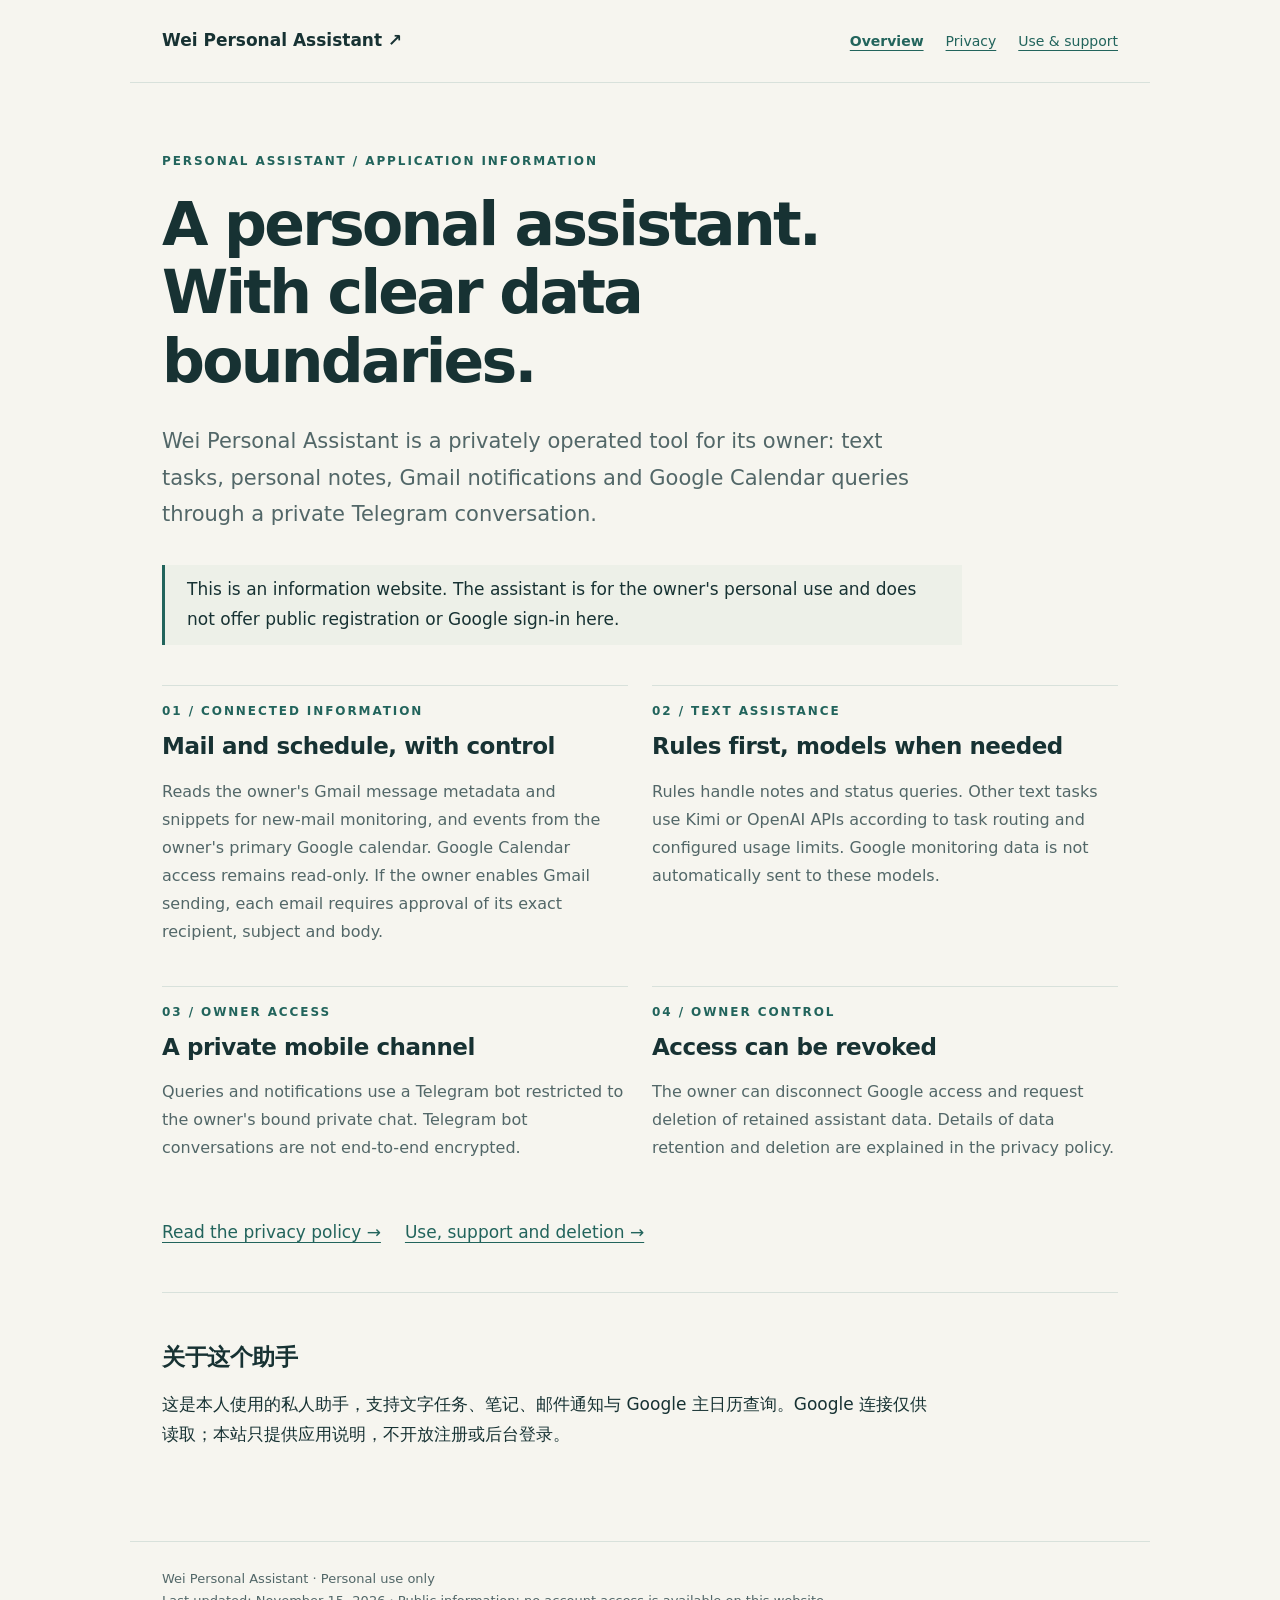
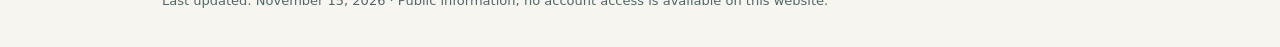
<file: index.html>
<!doctype html>
<html lang="en"><head><meta charset="utf-8"><meta name="viewport" content="width=device-width,initial-scale=1"><meta name="description" content="Wei Personal Assistant: personal-use assistant and Google data practices."><title>Overview · Wei Personal Assistant</title><link rel="stylesheet" href="style.css"></head><body><a href="#main" class="skip">Skip to content</a><header><a class="brand" href="index.html">Wei Personal Assistant<span aria-hidden="true"> ↗</span></a><nav aria-label="Main navigation"><a href="index.html" aria-current="page">Overview</a><a href="privacy.html">Privacy</a><a href="terms.html">Use & support</a></nav></header><main id="main"><div class="eyebrow">Personal assistant / Application information</div><h1>A personal assistant.<br>With clear data boundaries.</h1><p class="lead">Wei Personal Assistant is a privately operated tool for its owner: text tasks, personal notes, Gmail notifications and Google Calendar queries through a private Telegram conversation.</p><div class="note">This is an information website. The assistant is for the owner's personal use and does not offer public registration or Google sign-in here.</div><div class="features"><section><div class="eyebrow">01 / Connected information</div><h2>Mail and schedule, with control</h2><p>Reads the owner's Gmail message metadata and snippets for new-mail monitoring, and events from the owner's primary Google calendar. Google Calendar access remains read-only. If the owner enables Gmail sending, each email requires approval of its exact recipient, subject and body.</p></section><section><div class="eyebrow">02 / Text assistance</div><h2>Rules first, models when needed</h2><p>Rules handle notes and status queries. Other text tasks use Kimi or OpenAI APIs according to task routing and configured usage limits. Google monitoring data is not automatically sent to these models.</p></section><section><div class="eyebrow">03 / Owner access</div><h2>A private mobile channel</h2><p>Queries and notifications use a Telegram bot restricted to the owner's bound private chat. Telegram bot conversations are not end-to-end encrypted.</p></section><section><div class="eyebrow">04 / Owner control</div><h2>Access can be revoked</h2><p>The owner can disconnect Google access and request deletion of retained assistant data. Details of data retention and deletion are explained in the privacy policy.</p></section></div><div class="links"><a href="privacy.html">Read the privacy policy →</a><a href="terms.html">Use, support and deletion →</a></div><section class="zh" lang="zh-CN"><h2>关于这个助手</h2><p>这是本人使用的私人助手，支持文字任务、笔记、邮件通知与 Google 主日历查询。Google 连接仅供读取；本站只提供应用说明，不开放注册或后台登录。</p></section></main><footer>Wei Personal Assistant · Personal use only<br>Last updated: November 15, 2026 · Public information; no account access is available on this website.</footer></body></html>
</file>
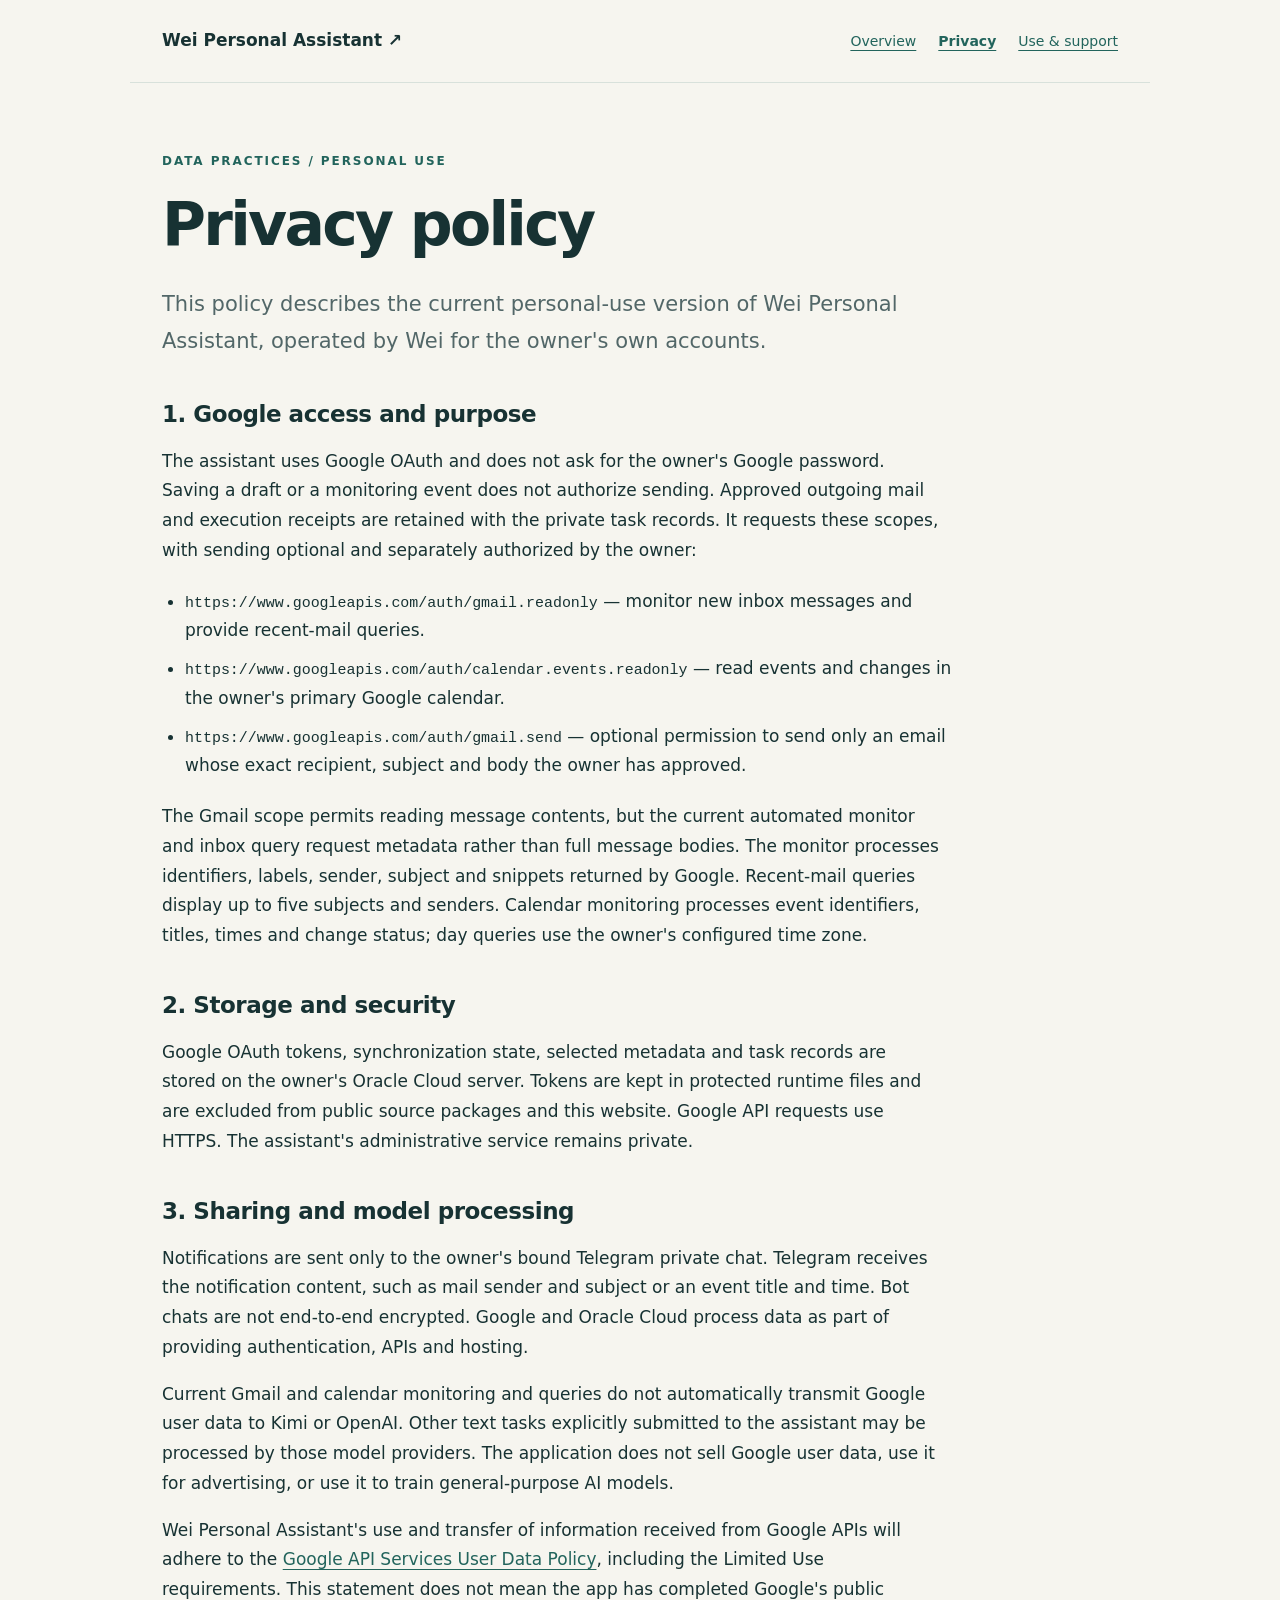
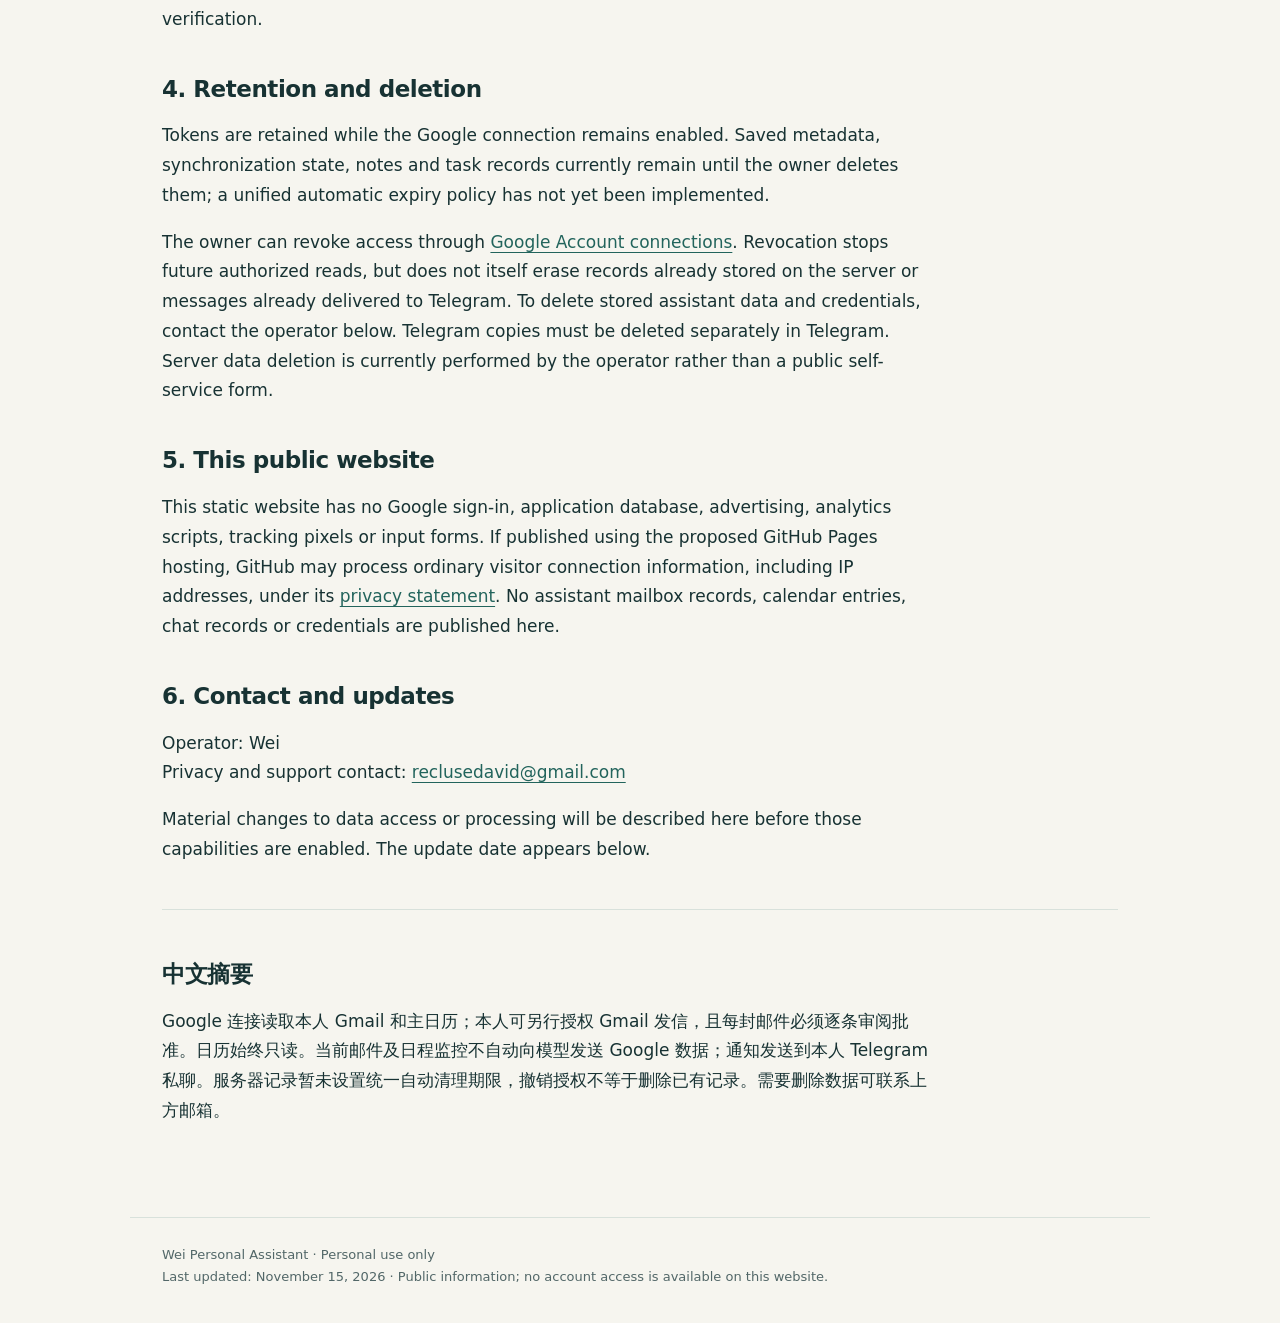
<file: privacy.html>
<!doctype html>
<html lang="en"><head><meta charset="utf-8"><meta name="viewport" content="width=device-width,initial-scale=1"><meta name="description" content="Wei Personal Assistant: personal-use assistant and Google data practices."><title>Privacy policy · Wei Personal Assistant</title><link rel="stylesheet" href="style.css"></head><body><a href="#main" class="skip">Skip to content</a><header><a class="brand" href="index.html">Wei Personal Assistant<span aria-hidden="true"> ↗</span></a><nav aria-label="Main navigation"><a href="index.html">Overview</a><a href="privacy.html" aria-current="page">Privacy</a><a href="terms.html">Use & support</a></nav></header><main id="main"><div class="eyebrow">Data practices / Personal use</div><h1>Privacy policy</h1><p class="lead">This policy describes the current personal-use version of Wei Personal Assistant, operated by Wei for the owner's own accounts.</p><h2>1. Google access and purpose</h2><p>The assistant uses Google OAuth and does not ask for the owner's Google password. Saving a draft or a monitoring event does not authorize sending. Approved outgoing mail and execution receipts are retained with the private task records. It requests these scopes, with sending optional and separately authorized by the owner:</p><ul><li><code>https://www.googleapis.com/auth/gmail.readonly</code> — monitor new inbox messages and provide recent-mail queries.</li><li><code>https://www.googleapis.com/auth/calendar.events.readonly</code> — read events and changes in the owner's primary Google calendar.</li><li><code>https://www.googleapis.com/auth/gmail.send</code> — optional permission to send only an email whose exact recipient, subject and body the owner has approved.</li></ul><p>The Gmail scope permits reading message contents, but the current automated monitor and inbox query request metadata rather than full message bodies. The monitor processes identifiers, labels, sender, subject and snippets returned by Google. Recent-mail queries display up to five subjects and senders. Calendar monitoring processes event identifiers, titles, times and change status; day queries use the owner's configured time zone.</p><h2>2. Storage and security</h2><p>Google OAuth tokens, synchronization state, selected metadata and task records are stored on the owner's Oracle Cloud server. Tokens are kept in protected runtime files and are excluded from public source packages and this website. Google API requests use HTTPS. The assistant's administrative service remains private.</p><h2>3. Sharing and model processing</h2><p>Notifications are sent only to the owner's bound Telegram private chat. Telegram receives the notification content, such as mail sender and subject or an event title and time. Bot chats are not end-to-end encrypted. Google and Oracle Cloud process data as part of providing authentication, APIs and hosting.</p><p>Current Gmail and calendar monitoring and queries do not automatically transmit Google user data to Kimi or OpenAI. Other text tasks explicitly submitted to the assistant may be processed by those model providers. The application does not sell Google user data, use it for advertising, or use it to train general-purpose AI models.</p><p>Wei Personal Assistant's use and transfer of information received from Google APIs will adhere to the <a href="https://developers.google.com/terms/api-services-user-data-policy">Google API Services User Data Policy</a>, including the Limited Use requirements. This statement does not mean the app has completed Google's public verification.</p><h2>4. Retention and deletion</h2><p>Tokens are retained while the Google connection remains enabled. Saved metadata, synchronization state, notes and task records currently remain until the owner deletes them; a unified automatic expiry policy has not yet been implemented.</p><p>The owner can revoke access through <a href="https://myaccount.google.com/connections">Google Account connections</a>. Revocation stops future authorized reads, but does not itself erase records already stored on the server or messages already delivered to Telegram. To delete stored assistant data and credentials, contact the operator below. Telegram copies must be deleted separately in Telegram. Server data deletion is currently performed by the operator rather than a public self-service form.</p><h2>5. This public website</h2><p>This static website has no Google sign-in, application database, advertising, analytics scripts, tracking pixels or input forms. If published using the proposed GitHub Pages hosting, GitHub may process ordinary visitor connection information, including IP addresses, under its <a href="https://docs.github.com/en/site-policy/privacy-policies/github-general-privacy-statement">privacy statement</a>. No assistant mailbox records, calendar entries, chat records or credentials are published here.</p><h2>6. Contact and updates</h2><p>Operator: Wei<br>Privacy and support contact: <a href="mailto:reclusedavid@gmail.com">reclusedavid@gmail.com</a></p><p>Material changes to data access or processing will be described here before those capabilities are enabled. The update date appears below.</p><section class="zh" lang="zh-CN"><h2>中文摘要</h2><p>Google 连接读取本人 Gmail 和主日历；本人可另行授权 Gmail 发信，且每封邮件必须逐条审阅批准。日历始终只读。当前邮件及日程监控不自动向模型发送 Google 数据；通知发送到本人 Telegram 私聊。服务器记录暂未设置统一自动清理期限，撤销授权不等于删除已有记录。需要删除数据可联系上方邮箱。</p></section></main><footer>Wei Personal Assistant · Personal use only<br>Last updated: November 15, 2026 · Public information; no account access is available on this website.</footer></body></html>
</file>
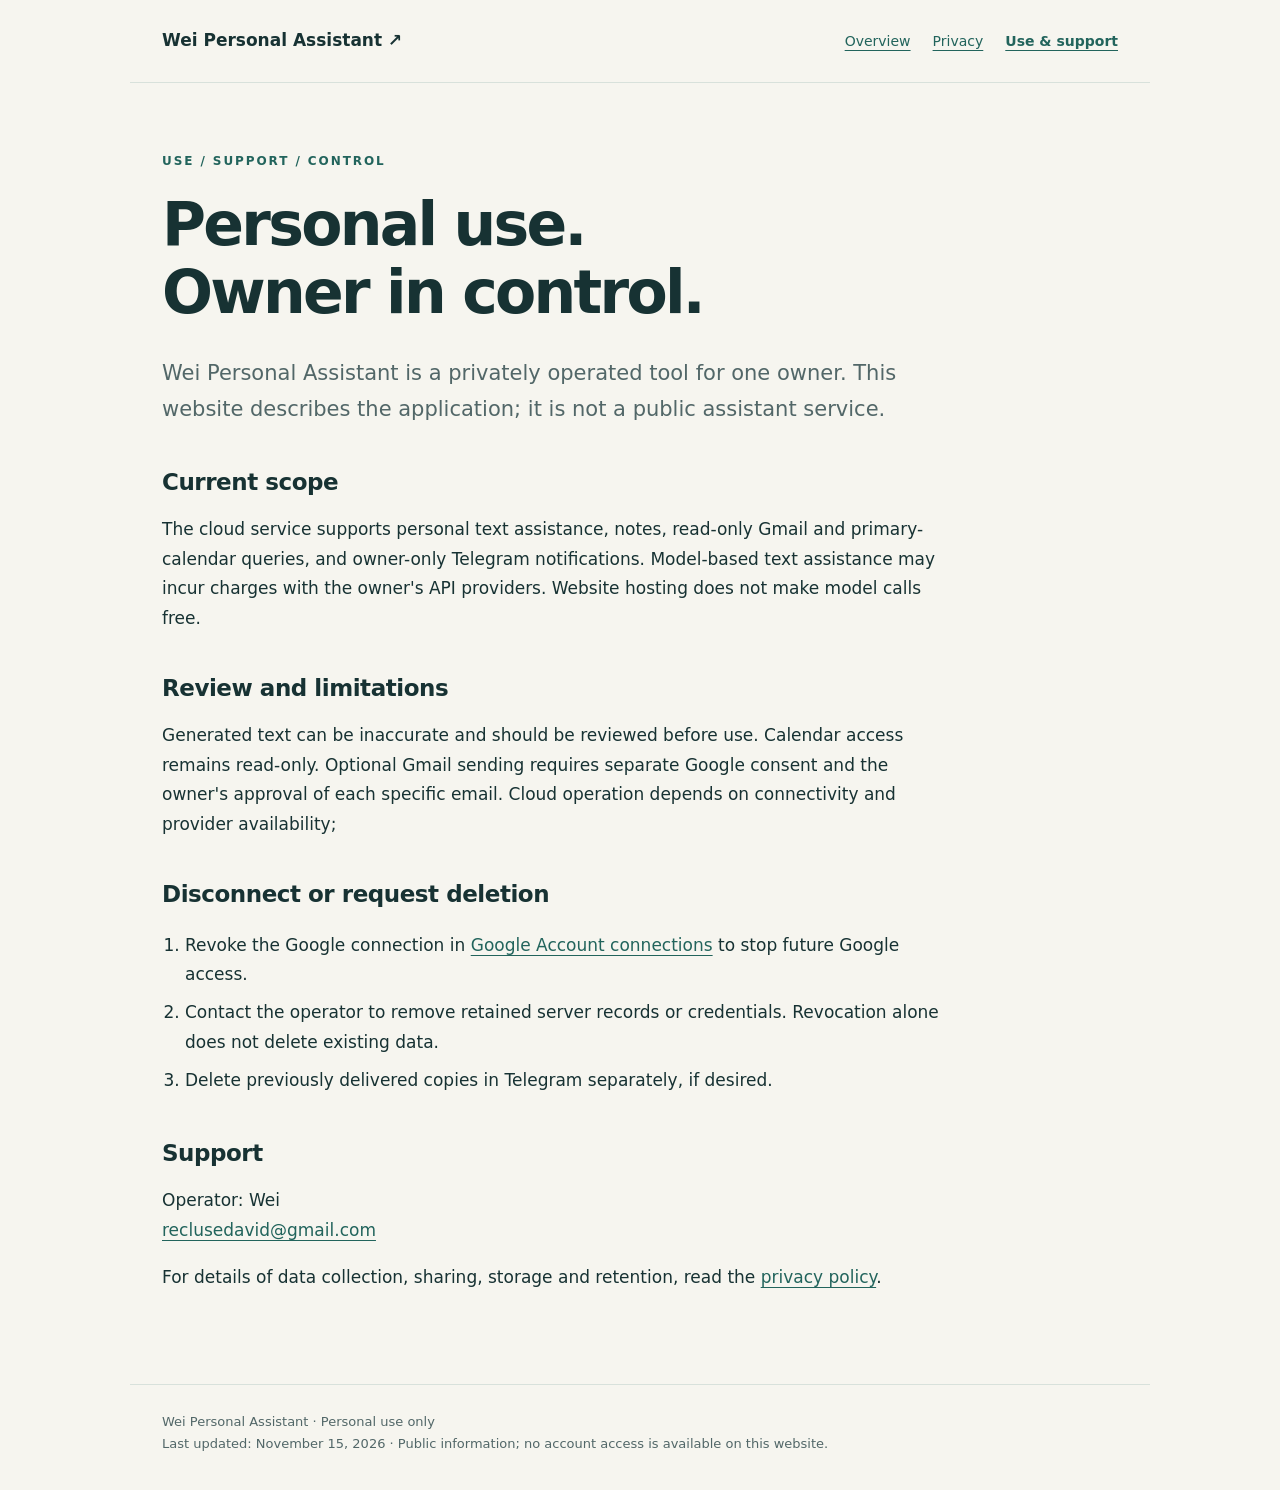
<file: terms.html>
<!doctype html>
<html lang="en"><head><meta charset="utf-8"><meta name="viewport" content="width=device-width,initial-scale=1"><meta name="description" content="Wei Personal Assistant: personal-use assistant and Google data practices."><title>Use and support · Wei Personal Assistant</title><link rel="stylesheet" href="style.css"></head><body><a href="#main" class="skip">Skip to content</a><header><a class="brand" href="index.html">Wei Personal Assistant<span aria-hidden="true"> ↗</span></a><nav aria-label="Main navigation"><a href="index.html">Overview</a><a href="privacy.html">Privacy</a><a href="terms.html" aria-current="page">Use & support</a></nav></header><main id="main"><div class="eyebrow">Use / Support / Control</div><h1>Personal use.<br>Owner in control.</h1><p class="lead">Wei Personal Assistant is a privately operated tool for one owner. This website describes the application; it is not a public assistant service.</p><h2>Current scope</h2><p>The cloud service supports personal text assistance, notes, read-only Gmail and primary-calendar queries, and owner-only Telegram notifications. Model-based text assistance may incur charges with the owner's API providers. Website hosting does not make model calls free.</p><h2>Review and limitations</h2><p>Generated text can be inaccurate and should be reviewed before use. Calendar access remains read-only. Optional Gmail sending requires separate Google consent and the owner's approval of each specific email. Cloud operation depends on connectivity and provider availability;</p><h2>Disconnect or request deletion</h2><ol><li>Revoke the Google connection in <a href="https://myaccount.google.com/connections">Google Account connections</a> to stop future Google access.</li><li>Contact the operator to remove retained server records or credentials. Revocation alone does not delete existing data.</li><li>Delete previously delivered copies in Telegram separately, if desired.</li></ol><h2>Support</h2><p>Operator: Wei<br><a href="mailto:reclusedavid@gmail.com">reclusedavid@gmail.com</a></p><p>For details of data collection, sharing, storage and retention, read the <a href="privacy.html">privacy policy</a>.</p></main><footer>Wei Personal Assistant · Personal use only<br>Last updated: November 15, 2026 · Public information; no account access is available on this website.</footer></body></html>
</file>
<file: style.css>
:root{color-scheme:light;--ink:#173233;--muted:#526768;--line:#d8e1db;--paper:#f6f5ef;--accent:#22645c}*{box-sizing:border-box}body{margin:0;background:var(--paper);color:var(--ink);font:17px/1.75 system-ui,-apple-system,BlinkMacSystemFont,"Segoe UI",sans-serif}a{color:var(--accent);text-underline-offset:4px}a:focus-visible{outline:3px solid #c47c30;outline-offset:5px}header,main,footer{max-width:1020px;margin:auto;padding:26px 32px}header{display:flex;justify-content:space-between;align-items:center;gap:24px;border-bottom:1px solid var(--line)}.brand{font-weight:700;text-decoration:none;color:var(--ink);font-size:17px}nav{display:flex;gap:22px;font-size:14px;flex-wrap:wrap}nav a[aria-current=page]{font-weight:700}main{padding-top:68px;padding-bottom:74px}.eyebrow{text-transform:uppercase;letter-spacing:.16em;font-size:12px;font-weight:700;color:var(--accent)}h1{font-size:clamp(34px,6vw,60px);line-height:1.14;letter-spacing:-.045em;margin:18px 0 28px;max-width:850px}h2{font-size:23px;line-height:1.3;margin:40px 0 14px;letter-spacing:-.02em}p{max-width:780px}.lead{font-size:21px;color:var(--muted);max-width:770px}.note{border-left:3px solid var(--accent);padding:10px 22px;margin:32px 0;background:#edf0e8;max-width:800px}.features{display:grid;grid-template-columns:1fr 1fr;gap:24px;margin:40px 0}.features section{border-top:1px solid var(--line);padding-top:15px}.features h2{margin-top:10px}.features p{font-size:16px;color:var(--muted)}ul,ol{max-width:800px;padding-left:23px}li{padding:4px 0}code{font-size:.88em;overflow-wrap:anywhere}footer{font-size:13px;color:var(--muted);border-top:1px solid var(--line);padding-bottom:34px}.subtle{font-size:14px;color:var(--muted)}.links{display:flex;gap:24px;flex-wrap:wrap}.zh{margin-top:44px;border-top:1px solid var(--line);padding-top:10px}@media(max-width:640px){header,main,footer{padding-left:22px;padding-right:22px}header{align-items:flex-start;flex-direction:column;gap:12px}main{padding-top:42px}.features{grid-template-columns:1fr;gap:8px}.lead{font-size:19px}}

.skip{position:absolute;left:-10000px}.skip:focus{left:12px;top:8px;background:white;padding:8px;z-index:2}
</file>
